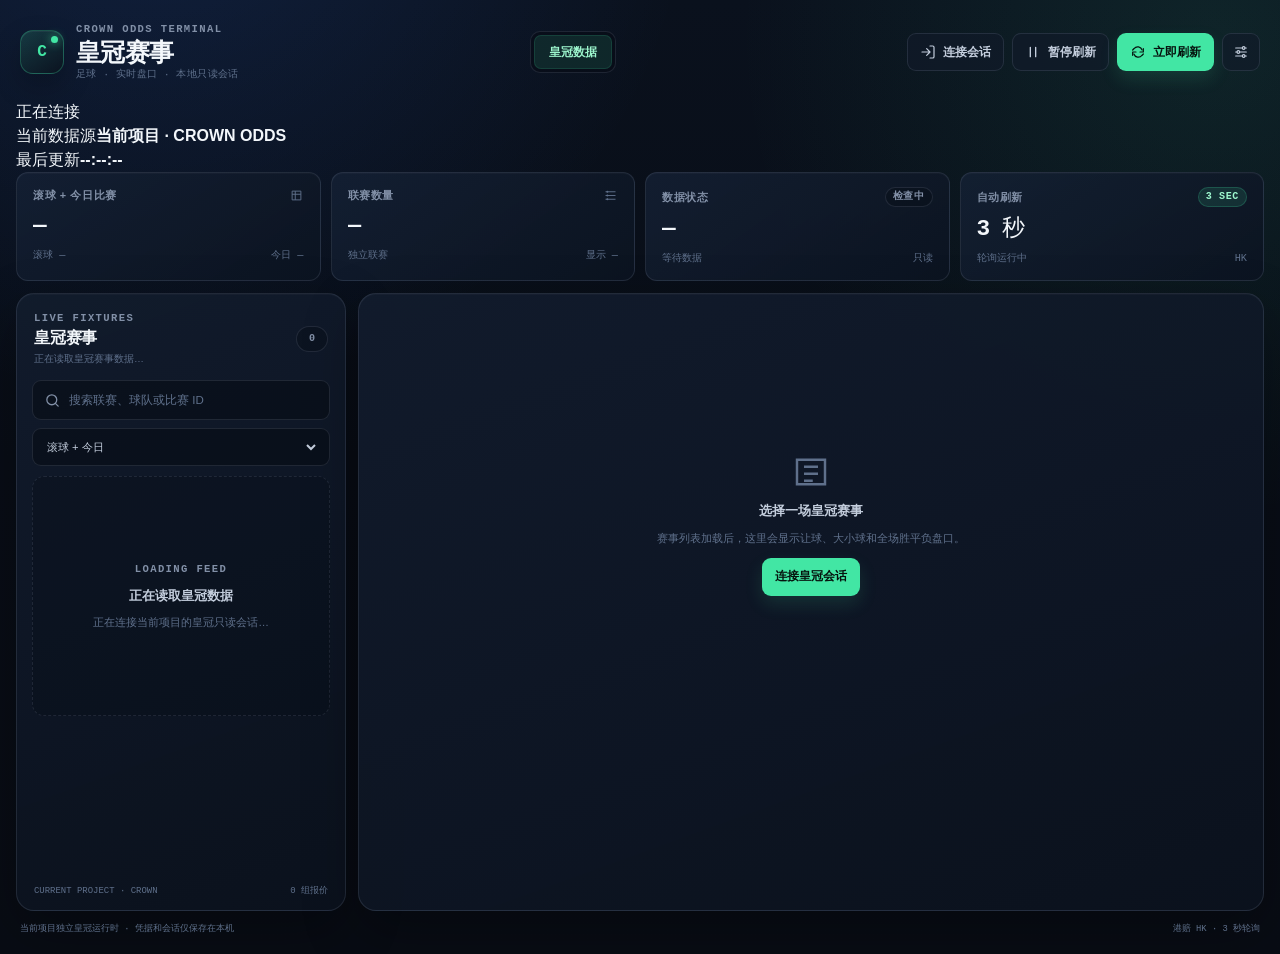
<file: static/index.html>
<!doctype html>
<html lang="zh-CN">
<head>
<meta charset="utf-8">
<meta name="viewport" content="width=device-width, initial-scale=1">
<meta name="color-scheme" content="dark">
<meta name="theme-color" content="#080d16">
<title>皇冠赛事 · Crown Odds Terminal</title>
<link rel="stylesheet" href="/crown/static/app.css">
</head>
<body>
<div class="ambient ambient-a" aria-hidden="true"></div>
<div class="ambient ambient-b" aria-hidden="true"></div>
<div class="app-shell">
  <header class="topbar">
    <a class="brand" href="/crown" aria-label="皇冠赛事首页">
      <span class="brand-mark" aria-hidden="true">C</span>
      <span class="brand-copy"><span class="eyebrow">CROWN ODDS TERMINAL</span><h1>皇冠赛事</h1><small>足球 · 实时盘口 · 本地只读会话</small></span>
    </a>
    <nav class="primary-nav" aria-label="主要页面">
      <a class="active" href="/crown" aria-current="page">皇冠数据</a>
    </nav>
    <div class="topbar-actions">
      <button class="button ghost" id="joinSessionButton" type="button" title="登录皇冠并检查会话">
        <svg viewBox="0 0 24 24" fill="none" stroke="currentColor" stroke-width="1.8" stroke-linecap="round" stroke-linejoin="round" aria-hidden="true"><path d="M15 3h4a2 2 0 0 1 2 2v14a2 2 0 0 1-2 2h-4"/><path d="m10 17 5-5-5-5M15 12H3"/></svg>
        <span>连接会话</span>
      </button>
      <button class="button ghost" id="pauseRefresh" type="button" aria-pressed="false" title="暂停自动刷新">
        <svg viewBox="0 0 24 24" fill="none" stroke="currentColor" stroke-width="2" stroke-linecap="round" aria-hidden="true"><path d="M8 5v14M16 5v14"/></svg>
        <span>暂停刷新</span>
      </button>
      <button class="button primary" id="refreshButton" type="button" title="立即刷新">
        <svg viewBox="0 0 24 24" fill="none" stroke="currentColor" stroke-width="1.8" stroke-linecap="round" stroke-linejoin="round" aria-hidden="true"><path d="M20 7v5h-5M4 17v-5h5"/><path d="M18.2 9A7 7 0 0 0 6.1 6.8L4 9m16 6-2.1 2.2A7 7 0 0 1 5.8 15"/></svg>
        <span>立即刷新</span>
      </button>
      <button class="icon-button" id="settingsButton" type="button" aria-label="打开页面设置" title="页面设置">
        <svg viewBox="0 0 24 24" fill="none" stroke="currentColor" stroke-width="1.7" stroke-linecap="round" stroke-linejoin="round" aria-hidden="true"><path d="M4 6h10M18 6h2M4 12h2M10 12h10M4 18h10M18 18h2"/><circle cx="16" cy="6" r="2"/><circle cx="8" cy="12" r="2"/><circle cx="16" cy="18" r="2"/></svg>
      </button>
    </div>
  </header>

  <section class="topbar-telemetry" aria-label="皇冠数据接收状态">
    <div class="telemetry-status"><div id="crownConnectionPill" class="status-pill loading" aria-live="polite"><span class="status-dot"></span><span id="crownConnectionText">正在连接</span></div></div>
    <div class="telemetry-source"><span class="label">当前数据源</span><strong>当前项目 · CROWN ODDS</strong></div>
    <div class="last-capture"><span class="label">最后更新</span><strong id="crownUpdatedAt">--:--:--</strong></div>
  </section>

  <section class="metrics-grid" aria-label="皇冠实时指标">
    <article class="metric-card">
      <div class="metric-head"><span>滚球 + 今日比赛</span><svg viewBox="0 0 24 24" fill="none" stroke="currentColor" stroke-width="1.5" aria-hidden="true"><path d="M5 5h14v14H5zM5 10h14M10 5v14"/></svg></div>
      <strong id="crownCount">—</strong>
      <div class="metric-foot"><span id="crownLiveCount">滚球 —</span><span id="crownTodayCount">今日 —</span></div>
    </article>
    <article class="metric-card">
      <div class="metric-head"><span>联赛数量</span><svg viewBox="0 0 24 24" fill="none" stroke="currentColor" stroke-width="1.5" aria-hidden="true"><path d="M4 6h16M4 12h16M4 18h16"/><circle cx="7" cy="6" r="1.5" fill="currentColor" stroke="none"/><circle cx="7" cy="12" r="1.5" fill="currentColor" stroke="none"/><circle cx="7" cy="18" r="1.5" fill="currentColor" stroke="none"/></svg></div>
      <strong id="crownLeagueCount">—</strong>
      <div class="metric-foot"><span>独立联赛</span><span id="crownVisibleCount">显示 —</span></div>
    </article>
    <article class="metric-card">
      <div class="metric-head"><span>数据状态</span><span id="crownStateBadge" class="micro-badge">检查中</span></div>
      <strong id="crownStatus">—</strong>
      <div class="metric-foot"><span id="crownDataState">等待数据</span><span>只读</span></div>
    </article>
    <article class="metric-card">
      <div class="metric-head"><span>自动刷新</span><span class="micro-badge live">3 SEC</span></div>
      <strong>3 秒</strong>
      <div class="metric-foot"><span id="crownPollState">轮询运行中</span><span>HK</span></div>
    </article>
  </section>

  <main class="workspace">
    <aside class="events-panel panel" aria-labelledby="eventsTitle">
      <div class="panel-title-row"><div><div class="eyebrow">LIVE FIXTURES</div><h2 id="eventsTitle">皇冠赛事</h2><p id="crownSubStatus">正在读取皇冠赛事数据…</p></div><span class="count-badge" id="crownVisibleBadge">0</span></div>
      <div class="event-controls">
        <label class="search-field"><svg viewBox="0 0 24 24" fill="none" stroke="currentColor" stroke-width="1.8" stroke-linecap="round" aria-hidden="true"><circle cx="11" cy="11" r="7"/><path d="m16 16 4 4"/></svg><span class="sr-only">搜索皇冠联赛、球队或比赛 ID</span><input id="crownSearch" type="search" placeholder="搜索联赛、球队或比赛 ID" autocomplete="off"></label>
        <label class="compact-select"><span class="sr-only">筛选皇冠赛事范围</span><select id="crownFilter"><option value="">滚球 + 今日</option><option value="live">仅滚球</option><option value="prematch">仅今日待开</option></select></label>
      </div>
      <div class="inline-alert hidden" id="crownError" role="status"><svg viewBox="0 0 24 24" fill="none" stroke="currentColor" stroke-width="1.8" aria-hidden="true"><circle cx="12" cy="12" r="9"/><path d="M12 7v6M12 17h.01"/></svg><span id="crownErrorText"></span></div>
      <div class="event-list" id="crownEvents"><div class="event-list-empty"><span class="eyebrow">LOADING FEED</span><strong>正在读取皇冠数据</strong><p>正在连接当前项目的皇冠只读会话…</p></div></div>
      <div class="event-list-footer"><span id="crownSourceLabel">CURRENT PROJECT · CROWN</span><span id="crownQuoteTotal">0 组报价</span></div>
    </aside>

    <section class="details-panel panel" aria-label="皇冠赛事盘口详情">
      <div class="detail-scroll" id="crownEventDetail"><div class="detail-empty"><svg viewBox="0 0 24 24" fill="none" stroke="currentColor" stroke-width="1.4" aria-hidden="true"><path d="M4 5h16v14H4z"/><path d="M8 9h8M8 13h8M8 17h5"/></svg><strong>选择一场皇冠赛事</strong><p>赛事列表加载后，这里会显示让球、大小球和全场胜平负盘口。</p><button class="button primary" type="button" data-open-login>连接皇冠会话</button></div></div>
    </section>
  </main>

  <footer class="app-footer"><span>当前项目独立皇冠运行时 · 凭据和会话仅保存在本机</span><span>港赔 HK · 3 秒轮询</span></footer>
</div>

<div class="settings-modal" id="settingsModal" role="dialog" aria-modal="true" aria-labelledby="settingsTitle">
  <section class="settings-panel">
    <div class="settings-panel-head"><span id="settingsTitle">页面设置</span><button class="settings-close" id="settingsClose" type="button" aria-label="关闭设置">×</button></div>
    <div class="settings-panel-body">
      <section class="settings-source-card">
        <div class="settings-source-head"><span>皇冠数据连接</span><span>LOCAL SESSION</span></div>
        <div class="settings-source-copy">账号和浏览器会话由当前项目独立管理；不保存密码、安全密码或 TOTP。皇冠会在平博同一个 Chrome 窗口中打开第二个普通标签页。</div>
        <div class="settings-source-actions"><button class="login-button" id="crownLoginButton" type="button"><span class="dot" aria-hidden="true"></span>皇冠登录</button></div>
      </section>
    </div>
  </section>
</div>

<div class="modal-backdrop" id="loginModal" role="dialog" aria-modal="true" aria-labelledby="loginTitle">
  <section class="login-panel">
    <div class="login-panel-head"><strong id="loginTitle">皇冠登录</strong><button class="close-button" id="closeLogin" type="button" aria-label="关闭">×</button></div>
    <div class="login-panel-body">
      <div class="login-status"><span class="login-status-indicator" id="loginIndicator"></span><div><div class="login-status-title" id="loginStatusTitle">正在检查登录会话</div><div class="login-status-copy" id="loginStatusCopy">皇冠会在平博同一个 Chrome 窗口中打开第二个标签页，登录需由你手动完成。</div></div></div>
      <div class="login-actions"><button class="action-button primary" id="checkCrownSession" type="button">检查全部会话</button></div>
      <form class="account-form" id="crownAccountForm">
        <label>域名或登录地址<input id="crownLoginUrl" name="login_url" placeholder="例如 https://example.com" required autocomplete="url" data-dialog-autofocus></label>
        <label>登录账号<input id="crownUsername" name="username" required autocomplete="username"></label>
        <div class="account-form-actions"><button class="action-button primary" type="submit">保存账号并打开皇冠标签页</button><span class="account-form-status" id="crownAccountFormStatus"></span></div>
      </form>
      <div class="account-list"><div class="account-list-title">当前项目保存的皇冠账号</div><div class="account-list-status" id="crownAccountsStatus" role="status" aria-live="polite"></div><div id="crownAccounts"><div class="account-empty">正在读取账号…</div></div></div>
      <p class="login-help">本项目不接收或保存密码、安全密码、TOTP。请在弹出的皇冠普通标签页里手动登录；系统只监听登录完成并保存站点会话。</p>
    </div>
  </section>
</div>

<script src="/crown/static/app.js"></script>
</body>
</html>
</file>
<file: crown/static/app.css>
:root{
  color-scheme:dark;
  --bg:#080d16;
  --bg-elevated:#0e1624;
  --panel:rgba(17,26,41,.92);
  --panel-solid:#111a29;
  --panel-raised:#152135;
  --panel-soft:#18263a;
  --border:rgba(148,163,184,.16);
  --border-strong:rgba(148,163,184,.28);
  --rule:rgba(148,163,184,.1);
  --text:#f3f7fb;
  --text-soft:#c4cedd;
  --muted:#8290a7;
  --muted-2:#5f708b;
  --accent:#42e6a4;
  --accent-strong:#24c98a;
  --accent-soft:rgba(66,230,164,.12);
  --danger:#ff647c;
  --danger-soft:rgba(255,100,124,.12);
  --warning:#f4bf5f;
  --warning-soft:rgba(244,191,95,.12);
  --blue:#6ea8ff;
  --blue-soft:rgba(110,168,255,.12);
  --shadow:0 20px 55px rgba(0,0,0,.28);
  --radius-lg:18px;
  --radius-md:12px;
  --radius-sm:8px;
  --font-sans:-apple-system,BlinkMacSystemFont,"SF Pro Display","PingFang SC","Microsoft YaHei",sans-serif;
  --font-mono:"SFMono-Regular","Cascadia Code","Roboto Mono",Menlo,Consolas,monospace;
}
*{box-sizing:border-box}
html{min-width:320px;min-height:100%;background:var(--bg)}
body{
  min-height:100vh;margin:0;overflow-x:hidden;color:var(--text);
  background:radial-gradient(circle at 12% -15%,rgba(54,120,255,.15),transparent 34rem),radial-gradient(circle at 95% 4%,rgba(66,230,164,.09),transparent 30rem),linear-gradient(180deg,#0a111d 0%,var(--bg) 48%,#080c14 100%);
  font-family:var(--font-sans);font-size:16px;line-height:1.5;-webkit-font-smoothing:antialiased;
}
button,input,select{font:inherit}
button{color:inherit}
button,select{cursor:pointer}
button:focus-visible,input:focus-visible,select:focus-visible{outline:2px solid var(--accent);outline-offset:2px}
button:disabled{cursor:wait;opacity:.55}
h1,h2,h3,p{margin:0}
.hidden{display:none!important}
.sr-only{position:absolute;width:1px;height:1px;padding:0;margin:-1px;overflow:hidden;clip:rect(0,0,0,0);white-space:nowrap;border:0}
.ambient{position:fixed;z-index:-1;width:34rem;height:34rem;border-radius:999px;filter:blur(70px);opacity:.3;pointer-events:none}
.ambient-a{top:-16rem;left:-10rem;background:rgba(46,104,230,.22)}
.ambient-b{top:24rem;right:-22rem;background:rgba(46,220,160,.13)}
.app-shell{width:min(1540px,calc(100% - 32px));min-height:100vh;margin:0 auto;padding:22px 0 18px}
.topbar{display:flex;align-items:center;justify-content:space-between;gap:24px;min-height:68px;padding:0 4px 18px}
.brand{display:flex;min-width:0;align-items:center;gap:12px;color:var(--text);text-decoration:none}
.brand-mark{position:relative;display:grid;width:44px;height:44px;flex:0 0 44px;place-items:center;border:1px solid rgba(66,230,164,.28);border-radius:13px;background:linear-gradient(145deg,rgba(66,230,164,.16),rgba(11,18,30,.86));box-shadow:inset 0 1px rgba(255,255,255,.05),0 12px 28px rgba(0,0,0,.22);color:var(--accent);font-family:var(--font-mono);font-size:1rem;font-weight:800}
.brand-mark::after{content:"";position:absolute;width:7px;height:7px;right:5px;top:5px;border-radius:50%;background:var(--accent);box-shadow:0 0 10px rgba(66,230,164,.8)}
.brand-copy{display:grid;min-width:0;gap:1px}
.eyebrow{color:var(--muted);font-family:var(--font-mono);font-size:.66rem;font-weight:600;letter-spacing:.13em;text-transform:uppercase}
.brand h1{font-size:clamp(1.25rem,2vw,1.55rem);font-weight:650;letter-spacing:-.03em;line-height:1.12}
.brand small{color:var(--muted-2);font-family:var(--font-mono);font-size:.62rem;letter-spacing:.04em}
.primary-nav{display:flex;align-items:center;gap:3px;padding:3px;border:1px solid var(--border);border-radius:10px;background:rgba(7,12,21,.58)}
.primary-nav a{display:inline-flex;min-height:34px;align-items:center;justify-content:center;padding:5px 15px;color:var(--muted);border-radius:7px;text-decoration:none;font-size:.72rem;font-weight:600;white-space:nowrap;transition:color 150ms ease,background 150ms ease,box-shadow 150ms ease}
.primary-nav a:hover{color:var(--text-soft);background:rgba(255,255,255,.035)}
.primary-nav a.active{color:#9df7ce;background:var(--accent-soft);box-shadow:inset 0 0 0 1px rgba(66,230,164,.13)}
.topbar-actions{display:flex;align-items:center;gap:8px}
.button,.icon-button{display:inline-flex;min-height:38px;align-items:center;justify-content:center;gap:7px;padding:8px 12px;border:1px solid transparent;border-radius:9px;background:transparent;font-size:.78rem;font-weight:600;text-decoration:none;transition:border-color 160ms ease,background 160ms ease,transform 160ms ease}
.button svg,.icon-button svg{width:16px;height:16px}
.button:hover,.icon-button:hover{transform:translateY(-1px)}
.button.ghost{color:var(--text-soft);border-color:var(--border);background:rgba(17,26,41,.66)}
.button.ghost:hover{border-color:var(--border-strong);background:var(--panel-raised)}
.button.primary{color:#06130e;background:var(--accent);box-shadow:0 8px 18px rgba(66,230,164,.13)}
.button.primary:hover{background:#66efb5}
.button[aria-pressed="true"]{color:#ffcf83;border-color:rgba(244,191,95,.24);background:var(--warning-soft)}
.icon-button{width:38px;padding:0;color:var(--text-soft);border-color:var(--border);background:rgba(17,26,41,.66)}
.icon-button:hover{border-color:var(--border-strong);background:var(--panel-raised)}
.metrics-grid{display:grid;grid-template-columns:repeat(4,minmax(0,1fr));gap:10px;margin-bottom:12px}
.metric-card{min-width:0;padding:14px 16px 13px;border:1px solid var(--border);border-radius:var(--radius-md);background:linear-gradient(145deg,rgba(21,33,53,.82),rgba(12,20,33,.94));box-shadow:inset 0 1px rgba(255,255,255,.025)}
.metric-head,.metric-foot{display:flex;align-items:center;justify-content:space-between;gap:12px}
.metric-head{margin-bottom:9px;color:var(--muted);font-size:.68rem;font-weight:600;letter-spacing:.055em;text-transform:uppercase}
.metric-head svg{width:15px;height:15px;color:var(--muted-2)}
.metric-card>strong{display:block;overflow:hidden;color:var(--text);font-family:var(--font-mono);font-size:clamp(1.2rem,2vw,1.42rem);font-variant-numeric:tabular-nums;font-weight:550;letter-spacing:-.04em;line-height:1.18;text-overflow:ellipsis;white-space:nowrap}
.metric-foot{margin-top:8px;color:var(--muted-2);font-family:var(--font-mono);font-size:.64rem;font-variant-numeric:tabular-nums}
.micro-badge{display:inline-flex;min-height:20px;align-items:center;justify-content:center;padding:3px 7px;color:var(--muted);border:1px solid var(--border);border-radius:999px;background:rgba(8,13,22,.36);font-family:var(--font-mono);font-size:.63rem;font-weight:600;line-height:1;white-space:nowrap}
.micro-badge.live{color:#9df7ce;border-color:rgba(66,230,164,.2);background:var(--accent-soft)}
.micro-badge.stale,.micro-badge.offline{color:#ff9cad;border-color:rgba(255,100,124,.2);background:var(--danger-soft)}
.micro-badge.delayed{color:#ffd894;border-color:rgba(244,191,95,.2);background:var(--warning-soft)}
.workspace{display:grid;grid-template-columns:minmax(285px,330px) minmax(0,1fr);align-items:stretch;gap:12px;min-height:520px;height:calc(100vh - 282px)}
.panel{min-width:0;border:1px solid var(--border);border-radius:var(--radius-lg);background:linear-gradient(160deg,rgba(18,28,45,.94),rgba(11,18,30,.96));box-shadow:var(--shadow),inset 0 1px rgba(255,255,255,.025)}
.events-panel{display:flex;min-height:0;flex-direction:column;padding:17px 12px 10px}
.panel-title-row{display:flex;align-items:center;justify-content:space-between;gap:12px;padding:0 5px 13px}
.panel-title-row h2{font-size:1rem;font-weight:650;letter-spacing:-.015em}
.panel-title-row p{margin-top:2px;color:var(--muted-2);font-size:.62rem}
.count-badge{display:inline-flex;min-width:32px;min-height:24px;align-items:center;justify-content:center;padding:4px 8px;color:var(--muted);border:1px solid var(--border);border-radius:999px;background:rgba(8,13,22,.36);font-family:var(--font-mono);font-size:.63rem;font-weight:600}
.event-controls{display:grid;gap:8px;margin:0 3px 10px}
.search-field{position:relative;display:flex;min-height:40px;align-items:center;gap:8px;padding:0 11px;color:var(--muted);border:1px solid var(--border);border-radius:9px;background:rgba(6,11,19,.55);transition:border-color 160ms ease,box-shadow 160ms ease}
.search-field:focus-within{border-color:rgba(66,230,164,.37);box-shadow:0 0 0 3px rgba(66,230,164,.07)}
.search-field svg{width:17px;height:17px;flex:none}
.search-field input{width:100%;min-width:0;padding:9px 0;color:var(--text);border:0;outline:0;background:transparent;font-size:.72rem}
.search-field input::placeholder{color:var(--muted-2)}
.compact-select{display:flex;min-height:38px;align-items:center;padding:0 10px;border:1px solid var(--border);border-radius:9px;background:rgba(6,11,19,.55)}
.compact-select select{width:100%;color:var(--text-soft);border:0;outline:0;background:transparent;font-size:.7rem}
.inline-alert{display:flex;align-items:flex-start;gap:8px;margin:0 3px 9px;padding:9px 10px;color:#ffb3bf;border:1px solid rgba(255,100,124,.18);border-radius:9px;background:var(--danger-soft);font-size:.64rem;line-height:1.55}
.inline-alert svg{width:15px;height:15px;flex:none;margin-top:1px}
.event-list{min-height:0;flex:1;overflow:auto;padding:0 3px 4px;scrollbar-width:thin;scrollbar-color:rgba(148,163,184,.24) transparent}
.event-list::-webkit-scrollbar{width:6px}
.event-list::-webkit-scrollbar-thumb{border-radius:99px;background:rgba(148,163,184,.24)}
.event-groups{display:grid;gap:11px}
.event-group{overflow:hidden;border:1px solid rgba(148,163,184,.1);border-radius:11px;background:rgba(6,11,19,.22)}
.event-group-head{display:flex;width:100%;min-height:38px;align-items:center;justify-content:space-between;gap:10px;padding:7px 10px;color:var(--text-soft);border:0;border-bottom:1px solid var(--rule);background:rgba(21,33,53,.48);font-size:.64rem;font-weight:650;text-align:left}
.event-group-head:hover{background:rgba(26,40,62,.72)}
.event-group-title{display:flex;align-items:center;gap:7px}
.event-group-title::before{content:"";width:6px;height:6px;border-radius:50%;background:var(--accent)}
.event-group.live .event-group-title::before{background:var(--danger);box-shadow:0 0 8px rgba(255,100,124,.5)}
.event-group-count{color:var(--muted-2);font-family:var(--font-mono);font-size:.58rem;font-weight:500}
.event-group-toggle{color:var(--muted);font-size:1rem;transition:transform 150ms ease}
.event-group.collapsed .event-group-toggle{transform:rotate(-90deg)}
.event-group.collapsed .league-list{display:none}
.league-list{display:grid;gap:1px}
.league-label{display:flex;align-items:center;justify-content:space-between;gap:10px;padding:7px 10px 5px;color:var(--muted);font-size:.58rem;font-weight:650;letter-spacing:.03em}
.league-label strong{overflow:hidden;text-overflow:ellipsis;white-space:nowrap}
.league-label span{flex:none;color:var(--muted-2);font-family:var(--font-mono);font-weight:500}
.event-item{display:grid;width:100%;grid-template-columns:minmax(0,1fr) auto;gap:10px;padding:10px;color:inherit;border:0;border-top:1px solid rgba(148,163,184,.07);background:transparent;text-align:left;transition:background 150ms ease,box-shadow 150ms ease}
.event-item:hover{background:rgba(255,255,255,.025)}
.event-item.selected{background:rgba(66,230,164,.055);box-shadow:inset 2px 0 var(--accent)}
.event-item-main{display:grid;min-width:0;gap:4px}
.event-item-top{display:flex;min-width:0;align-items:center;gap:6px}
.event-live-dot{width:5px;height:5px;flex:none;border-radius:50%;background:var(--danger)}
.event-time{color:var(--muted-2);font-family:var(--font-mono);font-size:.57rem;font-variant-numeric:tabular-nums;white-space:nowrap}
.event-team-line{display:flex;min-width:0;align-items:center;justify-content:space-between;gap:8px;color:var(--text-soft);font-size:.7rem;font-weight:550;line-height:1.35}
.event-team-line span:first-child{overflow:hidden;text-overflow:ellipsis;white-space:nowrap}
.event-team-line strong{flex:none;color:var(--muted);font-family:var(--font-mono);font-size:.6rem;font-weight:500}
.event-item.selected .event-team-line{color:var(--text)}
.event-item-foot{display:flex;align-items:center;justify-content:space-between;gap:8px;margin-top:2px;color:var(--muted-2);font-family:var(--font-mono);font-size:.55rem}
.event-item-foot span:first-child{overflow:hidden;text-overflow:ellipsis;white-space:nowrap}
.event-item-foot span:last-child{flex:none}
.event-item-side{display:flex;min-width:34px;flex-direction:column;align-items:flex-end;justify-content:center;gap:3px}
.event-item-side strong{color:var(--text);font-family:var(--font-mono);font-size:.7rem;font-variant-numeric:tabular-nums;white-space:nowrap}
.event-item-side span{color:var(--muted-2);font-family:var(--font-mono);font-size:.52rem;white-space:nowrap}
.event-list-empty,.detail-empty{display:flex;min-height:240px;align-items:center;justify-content:center;flex-direction:column;gap:8px;padding:24px;color:var(--muted);border:1px dashed rgba(148,163,184,.15);border-radius:12px;background:rgba(5,9,16,.18);text-align:center}
.event-list-empty svg,.detail-empty svg{width:42px;height:42px;color:var(--muted-2)}
.event-list-empty strong,.detail-empty strong{color:var(--text-soft);font-size:.84rem}
.event-list-empty p,.detail-empty p{max-width:340px;color:var(--muted-2);font-size:.67rem;line-height:1.6}
.event-list-empty .button,.detail-empty .button{margin-top:3px}
.event-list-footer{display:flex;align-items:center;justify-content:space-between;gap:10px;padding:9px 5px 1px;color:var(--muted-2);font-family:var(--font-mono);font-size:.56rem}
.details-panel{display:flex;min-height:0;flex-direction:column;overflow:hidden}
.detail-scroll{min-height:0;overflow:auto;scrollbar-width:thin;scrollbar-color:rgba(148,163,184,.24) transparent}
.detail-scroll::-webkit-scrollbar{width:7px}
.detail-scroll::-webkit-scrollbar-thumb{border-radius:99px;background:rgba(148,163,184,.24)}
.detail-empty{height:100%;min-height:460px;border:0;border-radius:0;background:transparent}
.event-hero{position:relative;overflow:hidden;padding:22px 24px 19px;border-bottom:1px solid var(--border);background:radial-gradient(circle at 50% -40%,rgba(66,230,164,.11),transparent 55%),linear-gradient(145deg,rgba(21,33,53,.72),rgba(11,18,30,.48))}
.event-hero::after{content:"";position:absolute;inset:0;pointer-events:none;background:linear-gradient(90deg,transparent,rgba(255,255,255,.015),transparent)}
.match-league{position:relative;z-index:1;display:grid;justify-items:center;gap:7px;margin-bottom:16px;text-align:center}
.match-league-head{position:relative;display:flex;min-width:0;align-items:center;justify-content:center}
.match-league-name{display:inline-flex;align-items:center;gap:9px;color:var(--text);font-size:clamp(1rem,1.55vw,1.18rem);font-weight:700;letter-spacing:-.02em;line-height:1.25;overflow-wrap:anywhere}
.match-league-name::before{content:"";width:7px;height:7px;flex:none;border-radius:2px;background:var(--accent);box-shadow:0 0 10px rgba(66,230,164,.55);transform:rotate(45deg)}
.match-state{position:absolute;left:100%;top:50%;display:inline-flex;min-height:20px;align-items:center;margin-left:9px;padding:1px 8px;color:var(--muted);border:1px solid var(--border);border-radius:999px;background:rgba(8,13,22,.42);font-family:var(--font-mono);font-size:.55rem;font-weight:600;white-space:nowrap;transform:translateY(-50%)}
.match-state.live{color:#ff9cad;border-color:rgba(255,100,124,.22);background:var(--danger-soft)}
.match-league-ids{display:flex;flex-wrap:wrap;align-items:center;justify-content:center;gap:6px}
.league-id-pill{display:inline-flex;min-height:20px;align-items:center;padding:1px 8px;color:#9fe9c9;border:1px solid rgba(66,230,164,.2);border-radius:999px;background:rgba(66,230,164,.06);font-family:var(--font-mono);font-size:.58rem;white-space:nowrap}
.league-id-pill.pinnacle{color:#b9d5ff;border-color:rgba(117,174,255,.24);background:rgba(56,104,170,.1)}
.match-hero{position:relative;z-index:1;display:grid;grid-template-columns:minmax(0,1fr) minmax(124px,.55fr) minmax(0,1fr);align-items:center;gap:22px}
.match-team{min-width:0;color:var(--text);font-size:clamp(1.05rem,1.7vw,1.26rem);font-weight:650;letter-spacing:-.025em;line-height:1.3;overflow-wrap:anywhere}
.match-team.away{text-align:right}
.match-team-name{display:block}
.match-team-alias{display:block;margin-top:3px;color:var(--muted);font-family:var(--font-sans);font-size:.62rem;font-weight:500;letter-spacing:.01em;line-height:1.35;overflow-wrap:anywhere}
.match-score{display:grid;justify-items:center;gap:5px;text-align:center}
.match-score strong{display:block;color:var(--text);font-family:var(--font-mono);font-size:clamp(1.5rem,3vw,2.05rem);font-variant-numeric:tabular-nums;font-weight:550;letter-spacing:-.06em;line-height:1}
.match-score span{color:var(--muted);font-family:var(--font-mono);font-size:.61rem;line-height:1.4}
.match-ids{position:relative;z-index:1;display:flex;flex-wrap:wrap;align-items:center;justify-content:center;gap:7px;margin-top:15px;padding-top:12px;border-top:1px solid var(--rule)}
.match-id-pill{display:inline-flex;min-height:21px;align-items:center;padding:1px 8px;color:var(--text-soft);border:1px solid var(--border);border-radius:999px;background:rgba(8,13,22,.32);font-family:var(--font-mono);font-size:.58rem;white-space:nowrap}
.match-id-pill.pinnacle{color:#b9d5ff;border-color:rgba(117,174,255,.24);background:rgba(56,104,170,.1)}
.confirmed-chip{display:inline-flex;align-items:center;gap:5px;color:#9fe9c9;font-family:var(--font-mono);font-size:.58rem;font-weight:600;white-space:nowrap}
.confirmed-chip::before{content:"";width:5px;height:5px;border-radius:50%;background:var(--accent);box-shadow:0 0 7px rgba(66,230,164,.8)}
.detail-summary-row{display:grid;grid-template-columns:repeat(3,minmax(0,1fr));gap:1px;margin:0 18px;border-bottom:1px solid var(--border)}
.detail-summary-row div{display:flex;align-items:center;justify-content:space-between;gap:12px;padding:12px 6px;border-right:1px solid var(--rule)}
.detail-summary-row div:last-child{border-right:0}
.detail-summary-row span{color:var(--muted-2);font-size:.58rem;font-weight:600}
.detail-summary-row strong{color:var(--text-soft);font-family:var(--font-mono);font-size:.65rem;font-weight:500;text-align:right}
.confirmed-merge-strip{display:flex;align-items:center;gap:10px;margin:12px 14px 0;padding:10px 12px;border:1px solid rgba(66,230,164,.22);border-radius:10px;background:rgba(66,230,164,.06)}
.confirmed-merge-badge{flex:none;padding:4px 7px;color:#a9fbd8;border:1px solid rgba(66,230,164,.28);border-radius:6px;background:rgba(66,230,164,.1);font-family:var(--font-mono);font-size:.56rem;font-weight:650;white-space:nowrap}
.confirmed-merge-strip div{display:grid;min-width:0;gap:2px}
.confirmed-merge-strip strong{color:var(--text-soft);font-size:.65rem;font-weight:650;overflow:hidden;text-overflow:ellipsis;white-space:nowrap}
.confirmed-merge-strip span:not(.confirmed-merge-badge){color:var(--muted);font-size:.6rem;overflow:hidden;text-overflow:ellipsis;white-space:nowrap}
.confirmed-merge-strip small{margin-left:auto;color:var(--muted-2);font-family:var(--font-mono);font-size:.55rem;white-space:nowrap}
.markets-layout{display:grid;grid-template-columns:repeat(2,minmax(0,1fr));gap:10px;padding:14px}
.markets-provider-title{display:flex;grid-column:1/-1;align-items:center;justify-content:space-between;gap:10px;padding:1px 2px 0}
.markets-provider-title div{display:flex;align-items:baseline;gap:8px;min-width:0}
.markets-provider-title strong{color:var(--text-soft);font-size:.68rem;font-weight:700}
.markets-provider-title span{color:var(--muted-2);font-family:var(--font-mono);font-size:.55rem;overflow:hidden;text-overflow:ellipsis;white-space:nowrap}
.markets-provider-title small{flex:none;color:var(--muted-2);font-family:var(--font-mono);font-size:.55rem}
.market-book{min-width:0;overflow:hidden;border:1px solid var(--border);border-radius:11px;background:rgba(7,12,21,.36)}
.market-book.moneyline{grid-column:1/-1}
.market-book-head{display:flex;min-height:42px;align-items:center;justify-content:space-between;gap:10px;padding:8px 12px;border-bottom:1px solid var(--border);background:rgba(21,33,53,.48)}
.market-book-head h3{display:flex;align-items:center;gap:8px;color:var(--text-soft);font-size:.7rem;font-weight:650}
.market-book-head h3::before{content:"";width:6px;height:6px;border-radius:50%;background:var(--blue)}
.market-book-head small{color:var(--muted-2);font-family:var(--font-mono);font-size:.56rem;font-weight:500}
.market-line{display:grid;grid-template-columns:repeat(2,minmax(0,1fr));border-bottom:1px solid var(--rule)}
.market-line:last-child{border-bottom:0}
.selection{display:flex;min-width:0;align-items:center;justify-content:space-between;gap:10px;padding:10px 11px;border-right:1px solid var(--rule)}
.selection:last-child{border-right:0}
.selection span{min-width:0;color:var(--muted);font-size:.62rem;line-height:1.4;overflow-wrap:anywhere}
.selection strong{flex:none;color:var(--text);font-family:var(--font-mono);font-size:.78rem;font-variant-numeric:tabular-nums;font-weight:550;white-space:nowrap}
.selection strong.paired-odds-value,.moneyline-cell strong.paired-odds-value{display:block;min-width:78px;font-size:.62rem;line-height:1.25;white-space:normal}
.paired-odds{display:grid;gap:4px;text-align:right}
.paired-odds .crown-odds{color:var(--text);font-family:var(--font-mono);font-size:.62rem;font-variant-numeric:tabular-nums;font-weight:600;white-space:nowrap}
.paired-odds .pinnacle-odds{color:#b9d5ff;font-family:var(--font-mono);font-size:.62rem;font-variant-numeric:tabular-nums;font-weight:600;white-space:nowrap}
.paired-odds .paired-line-note{color:var(--muted-2);font-family:var(--font-mono);font-size:.5rem;font-weight:500;white-space:nowrap}
.paired-odds .pinnacle-odds.suspended{color:#f0b37e}
.paired-odds .paired-line-note.suspended{color:#f0b37e}
.paired-odds .paired-change{justify-self:end;display:inline-flex;align-items:center;gap:2px;padding:1px 5px;border-radius:5px;font-family:var(--font-mono);font-size:.5rem;font-variant-numeric:tabular-nums;font-weight:650;line-height:1.5;white-space:nowrap}
.paired-change.up{color:#9df7ce;background:rgba(66,230,164,.13)}
.paired-change.down{color:#ff9cad;background:rgba(255,100,124,.14)}
.paired-change.new{color:#9cc4ff;background:rgba(110,168,255,.14)}
.moneyline-cell .paired-change{justify-self:center}
.market-empty{display:flex;min-height:82px;align-items:center;justify-content:center;padding:16px;color:var(--muted-2);font-size:.64rem;text-align:center}
.market-note{padding:6px 11px;color:var(--muted-2);border-top:1px solid var(--rule);font-family:var(--font-mono);font-size:.53rem;text-align:right}
.moneyline-grid{display:grid;grid-template-columns:repeat(3,minmax(0,1fr))}
.moneyline-cell{display:grid;min-width:0;gap:5px;padding:12px 10px;border-right:1px solid var(--rule);text-align:center}
.moneyline-cell:last-child{border-right:0}
.moneyline-cell span{color:var(--muted);font-size:.61rem;line-height:1.35;overflow-wrap:anywhere}
.moneyline-cell strong{color:var(--text);font-family:var(--font-mono);font-size:.86rem;font-variant-numeric:tabular-nums;font-weight:550}
.moneyline-cell .paired-odds{text-align:center}
.modal-backdrop,.settings-modal{position:fixed;inset:0;z-index:30;display:none;align-items:flex-start;justify-content:center;padding:62px 16px 24px;background:rgba(3,8,15,.76);backdrop-filter:blur(8px)}
.modal-backdrop.open,.settings-modal.open{display:flex}
.account-list-status{min-height:1rem;color:var(--muted);font-size:.72rem;line-height:1.45}
.account-list-status:empty{display:none}
.action-button.danger{border-color:rgba(248,113,113,.38);color:#fca5a5}
.action-button.danger:hover:not(:disabled){border-color:rgba(248,113,113,.7);background:rgba(127,29,29,.18)}
.settings-panel,.login-panel{width:min(570px,100%);max-height:min(88vh,900px);overflow:auto;border:1px solid var(--border-strong);border-radius:var(--radius-lg);background:var(--panel-solid);box-shadow:0 28px 80px rgba(0,0,0,.55);scrollbar-width:thin;scrollbar-color:rgba(148,163,184,.24) transparent}
.settings-panel-head,.login-panel-head{display:flex;align-items:center;justify-content:space-between;gap:12px;padding:15px 17px;border-bottom:1px solid var(--border);background:rgba(21,33,53,.5);font-size:.85rem;font-weight:650}
.settings-panel-body,.login-panel-body{display:grid;gap:12px;padding:15px}
.settings-source-card{display:grid;gap:10px;padding:13px;border:1px solid var(--border);border-radius:10px;background:rgba(7,12,21,.34)}
.settings-source-head{display:flex;align-items:center;justify-content:space-between;gap:10px;color:var(--text);font-size:.72rem;font-weight:650}
.settings-source-head span:last-child{color:var(--muted-2);font-family:var(--font-mono);font-size:.56rem;font-weight:500}
.settings-source-copy,.login-help{color:var(--muted);font-size:.64rem;line-height:1.65}
.settings-source-actions,.login-actions,.account-form-actions,.account-row-actions{display:flex;align-items:center;gap:8px;flex-wrap:wrap}
.settings-close,.close-button{display:inline-grid;width:30px;height:30px;place-items:center;padding:0;color:var(--muted);border:1px solid var(--border);border-radius:8px;background:transparent;font-size:1.15rem;line-height:1}
.settings-close:hover,.close-button:hover{color:var(--text);border-color:var(--border-strong);background:var(--panel-raised)}
.login-button,.action-button{display:inline-flex;min-height:34px;align-items:center;justify-content:center;gap:7px;padding:6px 11px;color:var(--text-soft);border:1px solid var(--border);border-radius:8px;background:rgba(21,33,53,.64);font-size:.66rem;font-weight:600;text-decoration:none;cursor:pointer}
.login-button:hover,.action-button:hover{border-color:var(--border-strong);background:var(--panel-raised)}
.action-button.primary,.login-button{border-color:rgba(66,230,164,.28);background:var(--accent-soft);color:#a9fbd8}
.action-button.primary:hover,.login-button:hover{border-color:rgba(66,230,164,.44);background:rgba(66,230,164,.17)}
.login-button .dot{width:6px;height:6px;border-radius:50%;background:var(--accent);box-shadow:0 0 7px rgba(66,230,164,.65)}
.login-status{display:flex;align-items:flex-start;gap:10px;padding:12px;border:1px solid var(--border);border-radius:10px;background:rgba(7,12,21,.34)}
.login-status-indicator{width:8px;height:8px;flex:none;margin-top:5px;border-radius:50%;background:var(--muted-2)}
.login-status-indicator.connected{background:var(--accent);box-shadow:0 0 9px rgba(66,230,164,.7)}
.login-status-indicator.error{background:var(--danger)}
.login-status-title{color:var(--text);font-size:.7rem;font-weight:650}
.login-status-copy{color:var(--muted);font-size:.61rem;line-height:1.6}
.account-form{display:grid;gap:10px;padding-top:13px;border-top:1px solid var(--border)}
.account-form label{display:grid;gap:5px;color:var(--muted);font-size:.61rem;font-weight:600}
.account-form input{width:100%;min-height:38px;padding:8px 10px;color:var(--text);border:1px solid var(--border);border-radius:8px;outline:0;background:rgba(6,11,19,.55);font-size:.68rem}
.account-form input:focus{border-color:rgba(66,230,164,.42);box-shadow:0 0 0 3px rgba(66,230,164,.07)}
.account-form-status{color:var(--muted);font-size:.6rem;line-height:1.5}
.account-list{display:grid;gap:8px;padding-top:13px;border-top:1px solid var(--border)}
.account-list-title{color:var(--text-soft);font-size:.66rem;font-weight:650}
.account-row{display:grid;gap:9px;padding:11px;border:1px solid var(--border);border-radius:10px;background:rgba(7,12,21,.3)}
.account-row-head{display:flex;align-items:flex-start;justify-content:space-between;gap:10px}
.account-row-name{color:var(--text);font-size:.68rem;font-weight:650;overflow-wrap:anywhere}
.account-row-meta,.account-row-status{color:var(--muted);font-size:.57rem;line-height:1.55;overflow-wrap:anywhere}
.account-row-status{flex:none;color:var(--text-soft);white-space:nowrap}
.account-row-actions .action-button{min-height:30px;padding:5px 8px;font-size:.58rem}
.account-empty{padding:12px;color:var(--muted);border:1px dashed var(--border);border-radius:9px;font-size:.61rem;text-align:center}
.app-footer{display:flex;align-items:center;justify-content:space-between;gap:12px;padding:12px 4px 0;color:var(--muted-2);font-family:var(--font-mono);font-size:.55rem}
body.crown-embedded .ambient,body.crown-embedded .topbar{display:none}
body.crown-embedded .app-shell{width:100%;min-height:100vh;padding:10px 12px 12px}
body.crown-fixtures{overflow:hidden}
/* Kept as a compatibility selector for fixture layouts; the telemetry markup was removed. */
body.crown-fixtures .topbar-telemetry{display:none}
body.crown-fixtures .metrics-grid,
body.crown-fixtures .app-footer{display:none}
body.crown-fixtures .compact-select{display:none}
body.crown-fixtures #crownError{display:none}
body.crown-fixtures .app-shell{height:100vh;min-height:0;padding:8px}
body.crown-fixtures .workspace{height:calc(100vh - 16px);min-height:0}
body.crown-fixtures .match-hero{grid-template-columns:minmax(0,1fr) minmax(112px,.4fr) minmax(0,1fr);gap:8px}
@keyframes livePulse{0%,100%{opacity:1}50%{opacity:.55}}
@media(max-width:1080px){
  .app-shell{width:min(100% - 24px,980px)}
  .topbar{flex-wrap:wrap;gap:12px}
  .brand{flex:1}
  .primary-nav{order:3;width:100%;justify-content:center}
  .workspace{height:auto;grid-template-columns:280px minmax(0,1fr)}
  .events-panel{min-height:600px;max-height:calc(100vh - 295px)}
  .details-panel{min-height:600px;max-height:calc(100vh - 295px)}
}
@media(max-width:820px){
  .app-shell{width:calc(100% - 20px);padding-top:14px}
  .topbar{padding-bottom:13px}
  .topbar-actions{order:2}
  .topbar-actions .button span{display:none}
  .topbar-actions .button{width:38px;padding:0}
  .metrics-grid{grid-template-columns:repeat(2,minmax(0,1fr))}
  .workspace{grid-template-columns:1fr;height:auto}
  .events-panel{min-height:0;max-height:none}
  .event-list{max-height:360px}
  .details-panel{min-height:0;max-height:none}
  .detail-empty{min-height:320px}
  .event-hero{padding:18px}
  .match-hero{gap:14px}
  .detail-summary-row{margin-inline:12px}
  .markets-layout{grid-template-columns:1fr;padding:11px}
  .market-book.moneyline{grid-column:auto}
  .markets-provider-title{grid-column:auto}
  .pinnacle-provider-title{margin-top:2px}
}
@media(max-width:560px){
  .app-shell{width:calc(100% - 16px)}
  .topbar{align-items:flex-start}
  .brand-mark{width:40px;height:40px;flex-basis:40px}
  .brand small{display:none}
  .topbar-actions{gap:5px}
  .metric-card{padding:12px}
  .metric-head{font-size:.6rem}
  .metric-foot{font-size:.57rem}
  .match-hero{grid-template-columns:1fr;gap:12px;text-align:center}
  body.crown-fixtures .match-hero{grid-template-columns:1fr;gap:8px}
  .match-team,.match-team.away{text-align:center}
  .match-league{margin-bottom:12px}
  .match-league-head{flex-direction:column}
  .match-state{position:static;margin:5px 0 0;transform:none}
  .match-ids{gap:6px}
  .match-id-pill,.league-id-pill{white-space:normal;text-align:center}
  .detail-summary-row{grid-template-columns:1fr;margin:0 12px}
  .detail-summary-row div{padding:8px 4px;border-right:0;border-bottom:1px solid var(--rule)}
  .detail-summary-row div:last-child{border-bottom:0}
  .market-line{grid-template-columns:1fr}
  .selection{border-right:0;border-bottom:1px solid var(--rule)}
  .selection:last-child{border-bottom:0}
  .moneyline-grid{grid-template-columns:1fr}
  .moneyline-cell{border-right:0;border-bottom:1px solid var(--rule)}
  .moneyline-cell:last-child{border-bottom:0}
  .confirmed-merge-strip{align-items:flex-start;flex-wrap:wrap;margin:10px 12px 0}
  .confirmed-merge-strip small{width:100%;margin-left:0}
  .pinnacle-table-head,.pinnacle-quote-row{grid-template-columns:minmax(0,1fr) 56px}
  .modal-backdrop,.settings-modal{align-items:flex-end;padding:10px}
  .settings-panel,.login-panel{max-height:90vh;border-radius:14px}
  .app-footer{align-items:flex-start;flex-direction:column;gap:3px}
}
@media(prefers-reduced-motion:reduce){
  *,*::before,*::after{scroll-behavior:auto!important;transition-duration:.01ms!important;animation-duration:.01ms!important;animation-iteration-count:1!important}
}

/* Homepage fixtures view: a third column reserved for the opportunity panel.
   Declared after the responsive rules so the three-column layout wins only on
   the embedded homepage; the standalone Crown page keeps two columns. */
.opportunities-panel{display:none;min-height:0;flex-direction:column;padding:17px 12px 10px}
body.crown-fixtures .workspace{grid-template-columns:minmax(280px,310px) minmax(0,1fr) minmax(240px,276px)}
body.crown-fixtures .opportunities-panel{display:flex}
.opportunity-list{display:flex;min-height:0;flex:1;flex-direction:column;gap:8px;overflow:auto;padding:0 3px 4px;scrollbar-width:thin;scrollbar-color:rgba(148,163,184,.24) transparent}
.opportunity-list::-webkit-scrollbar{width:6px}
.opportunity-list::-webkit-scrollbar-thumb{border-radius:99px;background:rgba(148,163,184,.24)}
.opportunity-list .event-list-empty{flex:1;min-height:240px;height:auto}
.opportunity-item{display:grid;gap:4px;width:100%;padding:9px 10px;color:inherit;border:1px solid rgba(148,163,184,.12);border-radius:10px;background:rgba(6,11,19,.34);text-align:left;cursor:pointer;transition:border-color 150ms ease,background 150ms ease,transform 150ms ease}
.opportunity-item:hover{border-color:rgba(148,163,184,.3);background:rgba(21,33,53,.5);transform:translateY(-1px)}
.opportunity-item.arb{border-color:rgba(66,230,164,.5);background:rgba(66,230,164,.07)}
.opportunity-item.critical{border-color:rgba(66,230,164,.3)}
.opportunity-item.near{border-color:rgba(244,191,95,.28)}
.opportunity-head,.opportunity-teams,.opportunity-quotes,.opportunity-foot{display:flex;min-width:0;align-items:center;justify-content:space-between;gap:6px}
.opportunity-head{color:var(--muted-2);font-family:var(--font-mono);font-size:.54rem}
.opportunity-league{overflow:hidden;text-overflow:ellipsis;white-space:nowrap}
.opportunity-state{flex:none;color:var(--muted)}
.opportunity-teams{color:var(--text-soft);font-size:.64rem;font-weight:600}
.opportunity-teams span{overflow:hidden;text-overflow:ellipsis;white-space:nowrap}
.opportunity-teams strong{flex:none;color:var(--muted);font-family:var(--font-mono);font-size:.56rem;font-weight:600}
.opportunity-market{color:var(--muted);font-family:var(--font-mono);font-size:.54rem}
.opportunity-quotes{font-family:var(--font-mono);font-size:.55rem;font-variant-numeric:tabular-nums}
.opportunity-quotes .side-crown{color:var(--text)}
.opportunity-quotes .side-pin{color:#b9d5ff}
.opportunity-foot{color:var(--muted-2);font-family:var(--font-mono);font-size:.52rem}
.opportunity-edge{font-weight:700}
.opportunity-edge.arb{color:#9df7ce}
.opportunity-edge.critical{color:#8fecc3}
.opportunity-edge.near{color:var(--warning)}
.opportunity-edge.watch{color:var(--muted)}
@media(max-width:1280px){
  /* With three columns the detail panel is narrower; stack the two market
     books so the selection labels keep their full width. */
  body.crown-fixtures .markets-layout{grid-template-columns:1fr;padding:11px}
  body.crown-fixtures .market-book.moneyline{grid-column:auto}
  body.crown-fixtures .markets-provider-title{grid-column:auto}
}
@media(max-width:1180px){
  body.crown-fixtures .workspace{grid-template-columns:minmax(250px,280px) minmax(0,1fr) minmax(220px,250px)}
}
@media(max-width:860px){
  body.crown-fixtures .workspace{grid-template-columns:260px minmax(0,1fr)}
  body.crown-fixtures .opportunities-panel{display:none}
}
@media(max-width:820px){
  /* Below the tablet breakpoint the live feed and the match detail stack;
     the third opportunity column is already hidden. */
  body.crown-fixtures .workspace{grid-template-columns:1fr}
}
</file>
